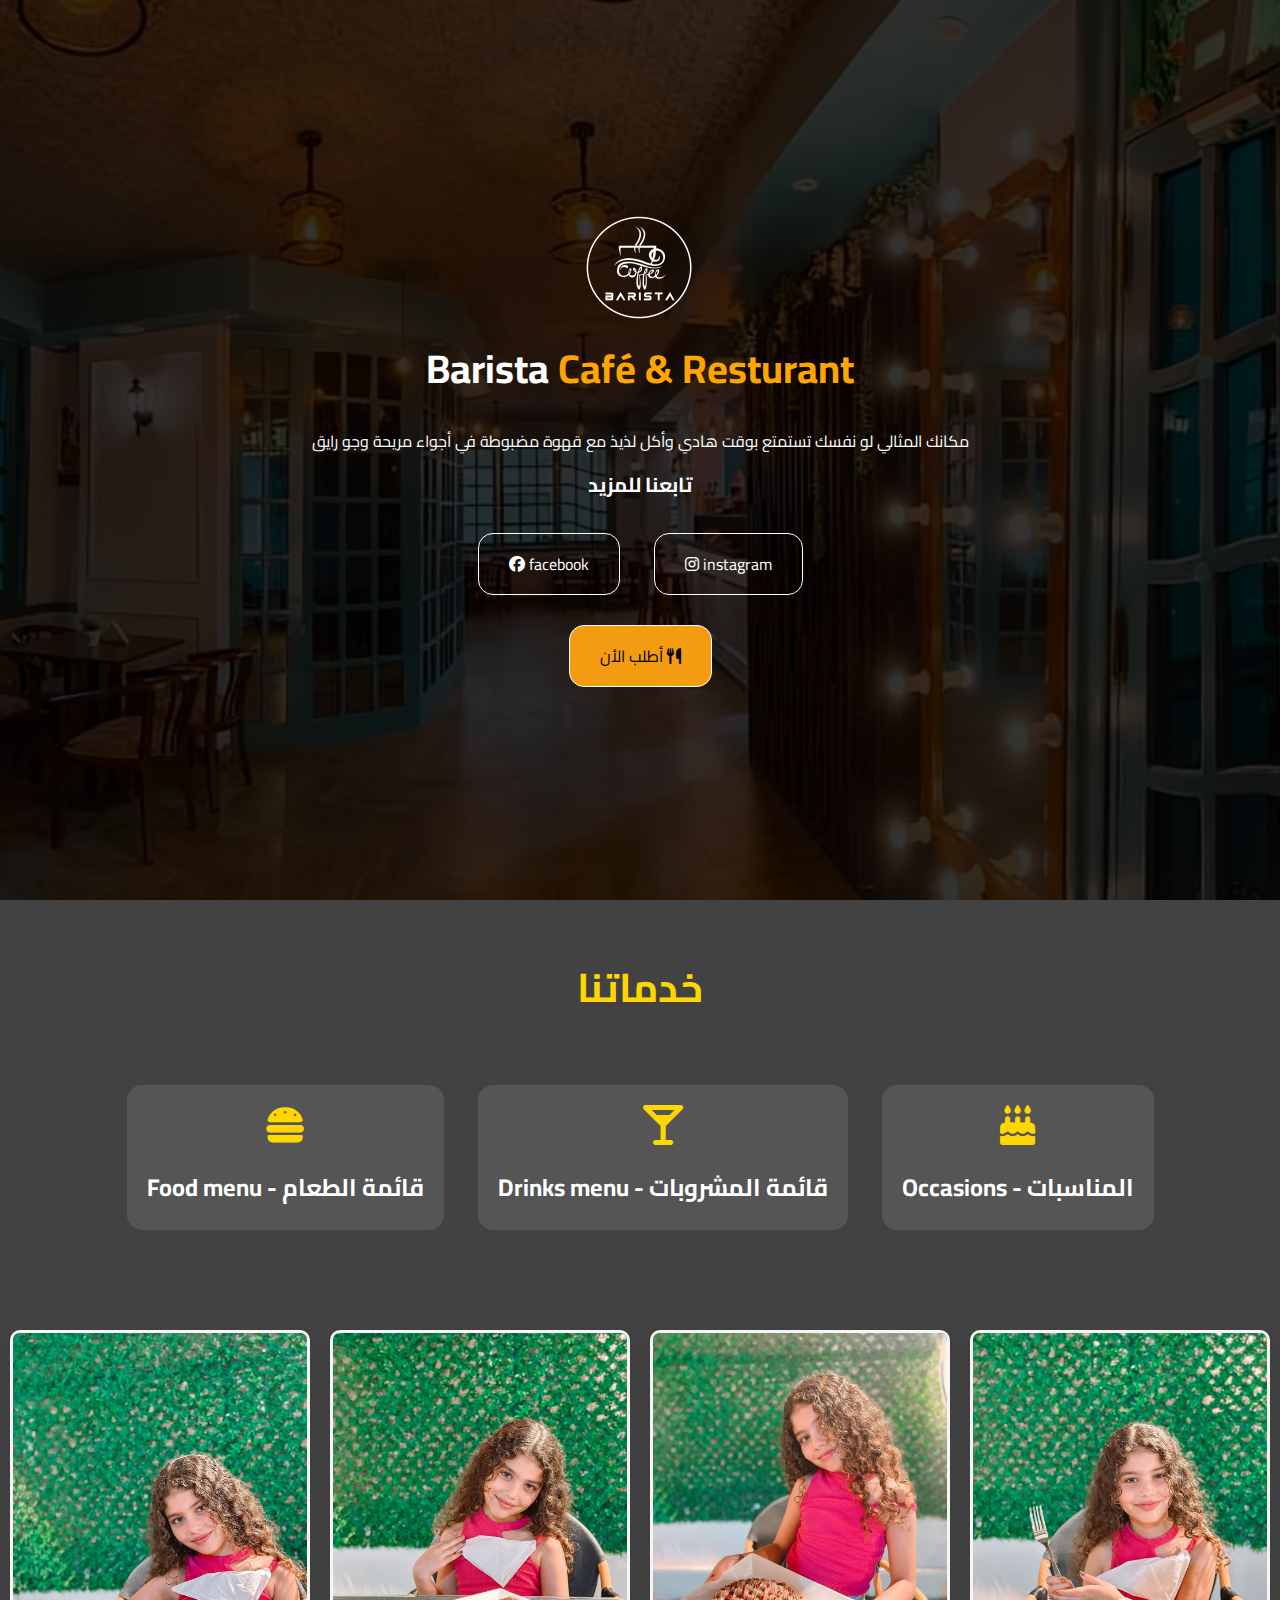
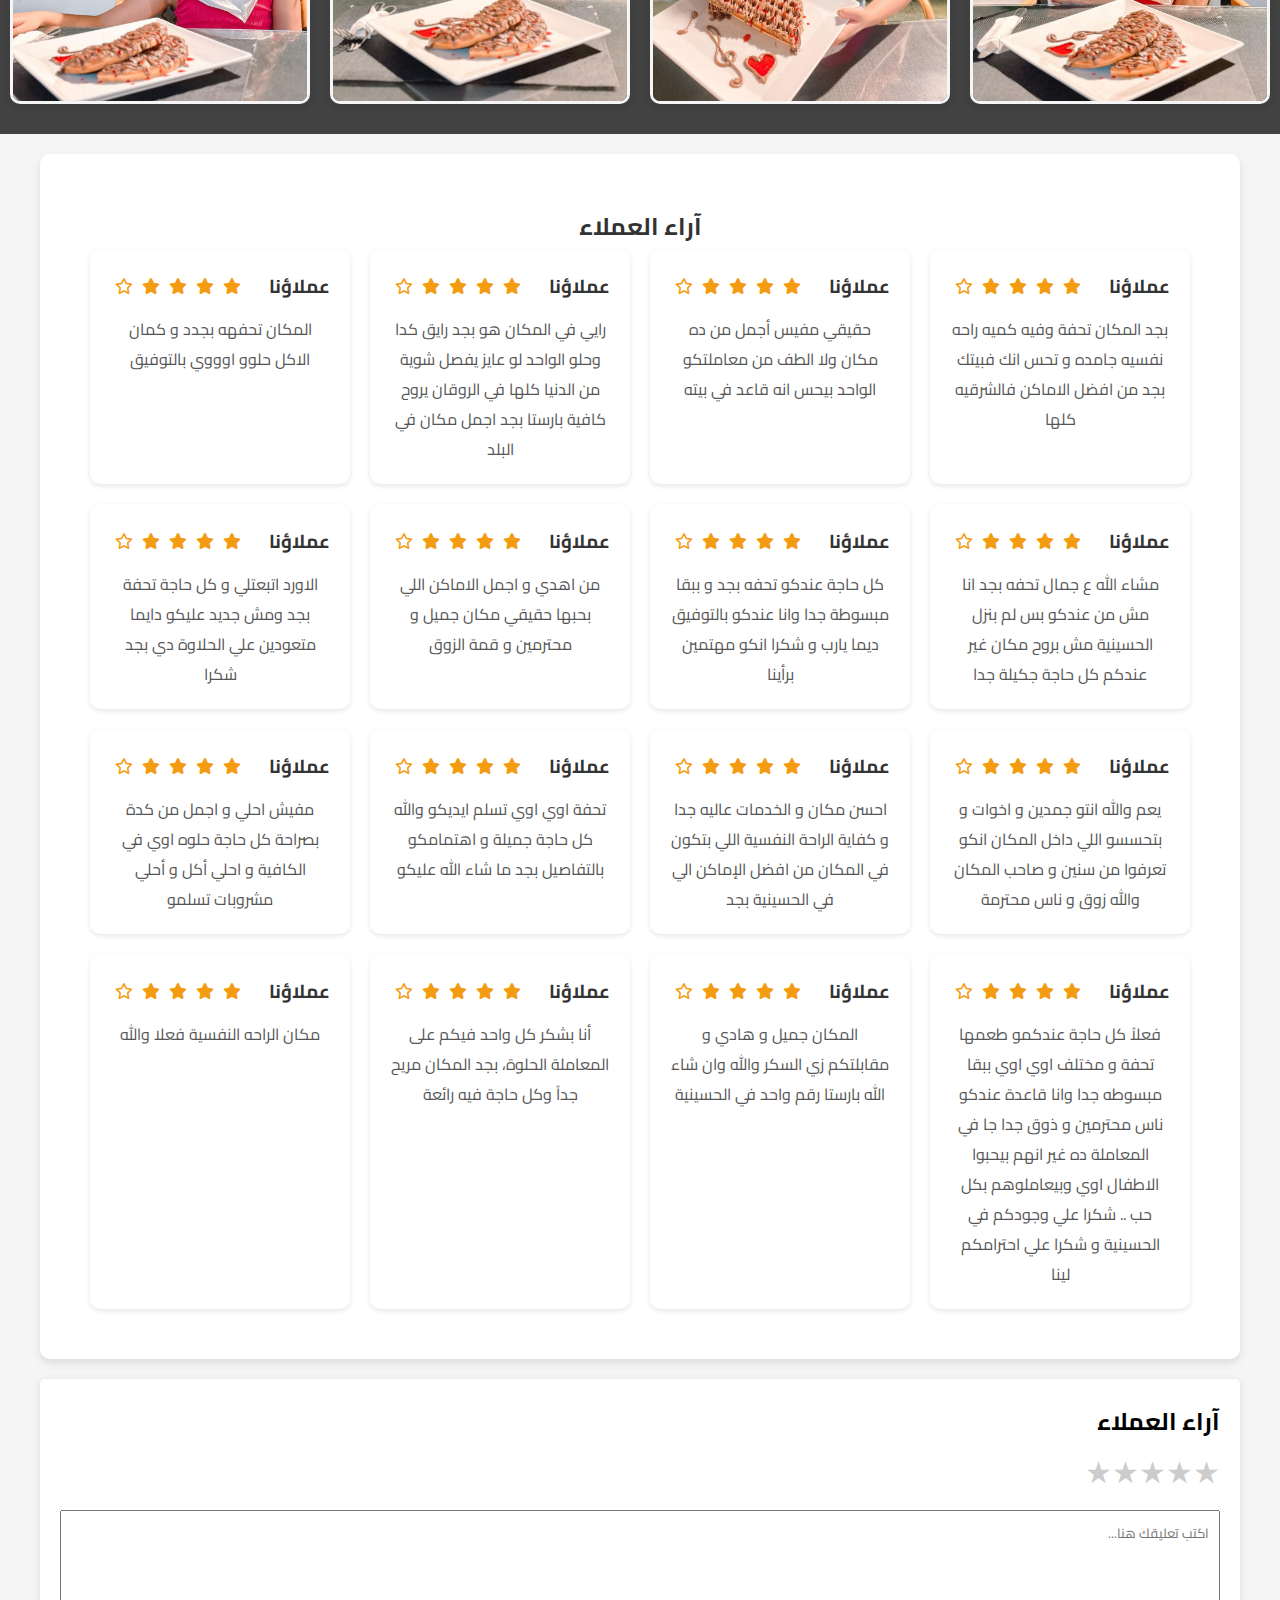
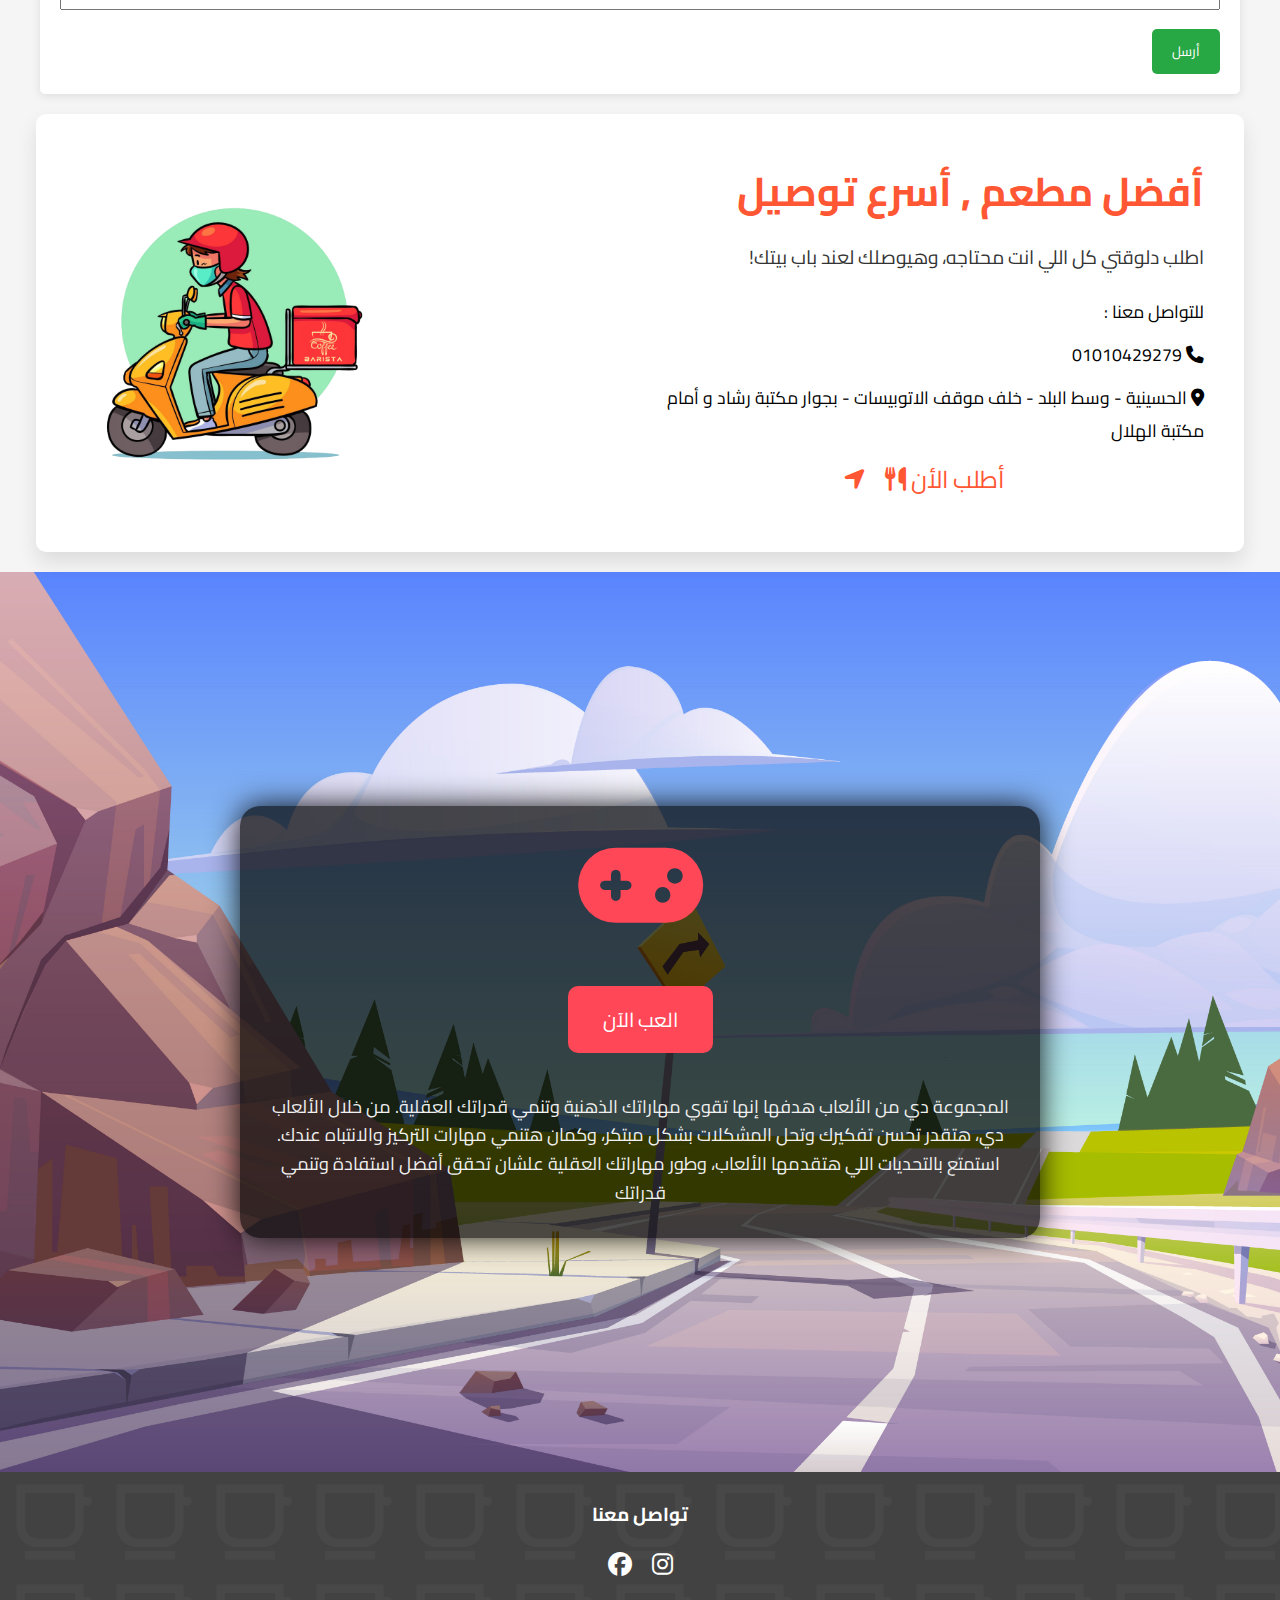
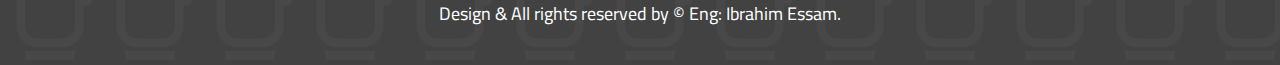
<file: index.html>
<!DOCTYPE html>
<html lang="ar">
<head>
    <meta charset="UTF-8">
    <meta name="viewport" content="width=device-width, initial-scale=1.0">
    <title>Barista</title>
    <!-- link style -->
    <link rel="stylesheet" href="style.css">
    <link rel="stylesheet" href="https://cdnjs.cloudflare.com/ajax/libs/font-awesome/6.6.0/css/all.min.css">
    <script src="script.js"></script>
    
    <script src="https://cdn.emailjs.com/dist/email.min.js"></script>
<script>
    (function(){
        emailjs.init('eomGvCvnPlJ4ptvoh'); 
    })();
</script>
</head>
<body>
    <!-- header start-->
<header>
    <div class="content">
        <img src="img/logo_b.png" alt="logo Barista" class="imglogo">
        <h1>Barista <span class="primary-text">Café & Resturant</span></h1>
        <p>مكانك المثالي لو نفسك تستمتع بوقت هادي وأكل لذيذ مع قهوة مضبوطة في أجواء مريحة وجو رايق</p>
        <h3>تابعنا للمزيد </h3>
        <div class="social-links">
            <a href="https://www.facebook.com/profile.php?id=100080974494325&mibextid=ZbWKwL" class="btn btn-primary"><i class="fa-brands fa-facebook"></i> facebook</a>
            <a href="https://www.facebook.com/profile.php?id=100080974494325&mibextid=ZbWKwL" class="btn btn-primary"><i class="fa-brands fa-instagram"></i> instagram</a>
        </div>
        <a href="menu.html" class="order" target="_self"> أطلب الأن <i class="fa-solid fa-utensils" ></i></a>
    </div>
</header>
<!-- header end-->
    <main>
<!-- ================ -->
<!-- start service -->
<section class="contant_services">
    <div class="cont_our">
        <h2>خدماتنا</h2>
        <div class="service-item">
            <i class="fa-solid fa-burger"></i>
            <a href="games_one.html"><h3>Food menu - قائمة الطعام</h3></a>
        </div>
        <div class="service-item">
            <i class="fa-solid fa-martini-glass"></i>
            <a href="Drinks_menu.htm"><h3>Drinks menu - قائمة المشروبات</h3></a>
        </div>
        <div class="service-item">
            <i class="fa-solid fa-cake-candles"></i>
            <a href="event.html"><h3>Occasions - المناسبات</h3></a>
        </div>
    </div>
</section>
<!-- service end -->
<!-- ================================ -->
<!-- start Animated images -->
<section class="move_img">
    <div class="moving_img">
        <div class="images">
            <img src="img/maide1.jpg" alt="Image 1">
            <img src="img/maide2.jpg" alt="Image 2">
            <img src="img/maide3.jpg" alt="Image 3">
            <img src="img/maide4.jpg" alt="Image 4">
            <img src="img/maide5.jpg" alt="Image 5">
            <img src="img/maide6.jpg" alt="Image 6">
            <img src="img/maide7.jpg" alt="Image 7">
            <img src="img/maide8.jpg" alt="Image 8">
            <img src="img/maide9.jpg" alt="Image 9">
            <img src="img/maide10.jpg" alt="Image 10">
            <img src="img/maide11.jpg" alt="Image 11">
            <img src="img/maide12.jpg" alt="Image 12">
            <img src="img/maide13.jpg" alt="Image 13">
            <img src="img/maide14.jpg" alt="Image 14">
            <img src="img/maide23.jpg" alt="Image 23">
            <img src="img/maide24.jpg" alt="Image 24">
            <img src="img/maide25.jpg" alt="Image 25">
            <img src="img/maide26.jpg" alt="Image 26">
            <img src="img/maide27.jpg" alt="Image 27">
            <img src="img/maide28.jpg" alt="Image 28">
            <img src="img/maide29.jpg" alt="Image 29">
            <img src="img/maide30.jpg" alt="Image 30">
            <img src="img/maide31.jpg" alt="Image 31">
            <img src="img/maide32.jpg" alt="Image 32">
            <img src="img/maide33.jpg" alt="Image 33">
            <img src="img/maide34.jpg" alt="Image 34">
            <img src="img/maide35.jpg" alt="Image 35">
            <img src="img/maide36.jpg" alt="Image 36">
            <img src="img/maide37.jpg" alt="Image 37">
            <!-- loooop -->
            <img src="img/maide1.jpg" alt="Image 1">
            <img src="img/maide2.jpg" alt="Image 2">
            <img src="img/maide3.jpg" alt="Image 3">
            <img src="img/maide4.jpg" alt="Image 4">
            <img src="img/maide5.jpg" alt="Image 5">
            <img src="img/maide6.jpg" alt="Image 6">
            <img src="img/maide7.jpg" alt="Image 7">
            <img src="img/maide8.jpg" alt="Image 8">
            <img src="img/maide9.jpg" alt="Image 9">
            <img src="img/maide10.jpg" alt="Image 10">
            <img src="img/maide11.jpg" alt="Image 11">
            <img src="img/maide12.jpg" alt="Image 12">
            <img src="img/maide13.jpg" alt="Image 13">
            <img src="img/maide14.jpg" alt="Image 14">
            <img src="img/maide23.jpg" alt="Image 23">
            <img src="img/maide24.jpg" alt="Image 24">
            <img src="img/maide25.jpg" alt="Image 25">
            <img src="img/maide26.jpg" alt="Image 26">
            <img src="img/maide27.jpg" alt="Image 27">
            <img src="img/maide28.jpg" alt="Image 28">
            <img src="img/maide29.jpg" alt="Image 29">
            <img src="img/maide30.jpg" alt="Image 30">
            <img src="img/maide31.jpg" alt="Image 31">
            <img src="img/maide32.jpg" alt="Image 32">
            <img src="img/maide33.jpg" alt="Image 33">
            <img src="img/maide34.jpg" alt="Image 34">
            <img src="img/maide35.jpg" alt="Image 35">
            <img src="img/maide36.jpg" alt="Image 36">
            <img src="img/maide37.jpg" alt="Image 37">
        </div>
    </div>
</section>
    <!-- end Animated images -->
    <!-- ================================================ -->
    <!-- start section , Opinion of some customers -->
    <section class="reviews-section">
    <h2>آراء العملاء</h2>
    <div class="reviews-container">
        <div class="review">
        <div class="review-header">
        <h3>عملاؤنا </h3>
        <div class="stars">
            <i class="fas fa-star"></i>
            <i class="fas fa-star"></i>
            <i class="fas fa-star"></i>
            <i class="fas fa-star"></i>
            <i class="far fa-star"></i>
        </div>
        </div>
        <p> بجد المكان تحفة وفيه كميه راحه نفسيه جامده و تحس انك فبيتك بجد من افضل الاماكن فالشرقيه كلها  </p>
        </div>
        <div class="review">
        <div class="review-header">
            <h3>عملاؤنا</h3>
            <div class="stars">
            <i class="fas fa-star"></i>
            <i class="fas fa-star"></i>
            <i class="fas fa-star"></i>
            <i class="fas fa-star"></i>
            <i class="far fa-star"></i>
        </div>
        </div>
        <p>حقيقي مفيس أجمل من ده مكان ولا الطف من معاملتكو الواحد بيحس انه قاعد في بيته</p>
        </div>
        <div class="review">
        <div class="review-header">
            <h3>عملاؤنا</h3>
            <div class="stars">
            <i class="fas fa-star"></i>
            <i class="fas fa-star"></i>
            <i class="fas fa-star"></i>
            <i class="fas fa-star"></i>
            <i class="far fa-star"></i>
        </div>
        </div>
        <p>رايي في المكان هو بجد رايق كدا وحلو الواحد لو عايز يفصل شوية من الدنيا كلها في الروقان يروح كافية بارستا بجد اجمل مكان في البلد </p>
        </div>
        <div class="review">
        <div class="review-header">
        <h3>عملاؤنا</h3>
        <div class="stars">
            <i class="fas fa-star"></i>
            <i class="fas fa-star"></i>
            <i class="fas fa-star"></i>
            <i class="fas fa-star"></i>
            <i class="far fa-star"></i>
        </div>
        </div>
        <p> المكان تحفهه بجدد و كمان الاكل حلوو اوووي بالتوفيق </p>
        </div>
        <div class="review">
        <div class="review-header">
        <h3>عملاؤنا</h3>
        <div class="stars">
            <i class="fas fa-star"></i>
            <i class="fas fa-star"></i>
            <i class="fas fa-star"></i>
            <i class="fas fa-star"></i>
            <i class="far fa-star"></i>
        </div>
        </div>
        <p> مشاء الله ع جمال تحفه بجد انا مش من عندكو بس لم بنزل الحسينية مش بروح مكان غير عندكم كل حاجة جكيلة جدا </p>
        </div>
        <div class="review">
        <div class="review-header">
        <h3>عملاؤنا</h3>
        <div class="stars">
            <i class="fas fa-star"></i>
            <i class="fas fa-star"></i>
            <i class="fas fa-star"></i>
            <i class="fas fa-star"></i>
            <i class="far fa-star"></i>
        </div>
        </div>
        <p>كل حاجة عندكو تحفه بجد و ببقا مبسوطة جدا وانا عندكو بالتوفيق ديما يارب و شكرا انكو مهتمين برأينا</p>
        </div>
        <div class="review">
        <div class="review-header">
        <h3>عملاؤنا</h3>
        <div class="stars">
            <i class="fas fa-star"></i>
            <i class="fas fa-star"></i>
            <i class="fas fa-star"></i>
            <i class="fas fa-star"></i>
            <i class="far fa-star"></i>
        </div>
        </div>
        <p> من اهدي و اجمل الاماكن اللي بحبها حقيقي مكان جميل و محترمين و قمة الزوق </p>
        </div>
        <div class="review">
        <div class="review-header">
        <h3>عملاؤنا</h3>
        <div class="stars">
            <i class="fas fa-star"></i>
            <i class="fas fa-star"></i>
            <i class="fas fa-star"></i>
            <i class="fas fa-star"></i>
            <i class="far fa-star"></i>
        </div>
        </div>
        <p>الاورد اتبعتلي و كل حاجة تحفة بجد ومش جديد عليكو دايما متعودين علي الحلاوة دي بجد شكرا</p>
        </div>
        <div class="review">
        <div class="review-header">
        <h3>عملاؤنا</h3>
        <div class="stars">
            <i class="fas fa-star"></i>
            <i class="fas fa-star"></i>
            <i class="fas fa-star"></i>
            <i class="fas fa-star"></i>
            <i class="far fa-star"></i>
        </div>
        </div>
        <p> يعم والله انتو جمدين و اخوات و بتحسسو اللي داخل المكان انكو تعرفوا من سنين و صاحب المكان والله زوق و ناس محترمة </p>
        </div>
        <div class="review">
        <div class="review-header">
        <h3>عملاؤنا</h3>
        <div class="stars">
            <i class="fas fa-star"></i>
            <i class="fas fa-star"></i>
            <i class="fas fa-star"></i>
            <i class="fas fa-star"></i>
            <i class="far fa-star"></i>
        </div>
        </div>
        <p>احسن مكان و الخدمات عاليه جدا و كفاية الراحة النفسية اللي بتكون في المكان من افضل الإماكن الي في الحسينية بجد</p>
        </div>
        <div class="review">
        <div class="review-header">
        <h3>عملاؤنا</h3>
        <div class="stars">
            <i class="fas fa-star"></i>
            <i class="fas fa-star"></i>
            <i class="fas fa-star"></i>
            <i class="fas fa-star"></i>
            <i class="far fa-star"></i>
        </div>
        </div>
        <p>تحفة اوي اوي تسلم ايديكو والله كل حاجة جميلة و اهتمامكو بالتفاصيل بجد ما شاء الله عليكو</p>
        </div>
        <div class="review">
        <div class="review-header">
        <h3>عملاؤنا</h3>
        <div class="stars">
            <i class="fas fa-star"></i>
            <i class="fas fa-star"></i>
            <i class="fas fa-star"></i>
            <i class="fas fa-star"></i>
            <i class="far fa-star"></i>
        </div>
        </div>
        <p>مفيش احلي و اجمل من كدة بصراحة كل حاجة حلوه اوي في الكافية و احلي أكل و أحلي مشروبات تسلمو</p>
        </div>
        <div class="review">
        <div class="review-header">
        <h3>عملاؤنا</h3>
        <div class="stars">
            <i class="fas fa-star"></i>
            <i class="fas fa-star"></i>
            <i class="fas fa-star"></i>
            <i class="fas fa-star"></i>
            <i class="far fa-star"></i>
        </div>
        </div>
        <p> فعلاً كل حاجة عندكمو طعمها تحفة و مختلف اوي اوي ببقا مبسوطه جدا وانا قاعدة عندكو ناس محترمين و ذوق جدا جا في المعاملة ده غير انهم بيحبوا الاطفال اوي وبيعاملوهم بكل حب .. شكرا علي وجودكم في الحسينية و شكرا علي احترامكم لينا  </p>
        </div>
        <div class="review">
            <div class="review-header">
            <h3>عملاؤنا</h3>
            <div class="stars">
                <i class="fas fa-star"></i>
                <i class="fas fa-star"></i>
                <i class="fas fa-star"></i>
                <i class="fas fa-star"></i>
                <i class="far fa-star"></i>
            </div>
            </div>
            <p>المكان جميل و هادي و مقابلتكم زي السكر والله وان شاء الله بارستا رقم واحد في الحسينية </p>
            </div>
            <div class="review">
                <div class="review-header">
                <h3>عملاؤنا</h3>
                <div class="stars">
                    <i class="fas fa-star"></i>
                    <i class="fas fa-star"></i>
                    <i class="fas fa-star"></i>
                    <i class="fas fa-star"></i>
                    <i class="far fa-star"></i>
                </div>
                </div>
                <p>أنا بشكر كل واحد فيكم على المعاملة الحلوة، بجد المكان مريح جداً وكل حاجة فيه رائعة</p>
                </div>
                <div class="review" id="review">
                    <div class="review-header">
                    <h3>عملاؤنا</h3>
                    <div class="stars">
                        <i class="fas fa-star"></i>
                        <i class="fas fa-star"></i>
                        <i class="fas fa-star"></i>
                        <i class="fas fa-star"></i>
                        <i class="far fa-star"></i>
                    </div>
                    </div>
                    <p>مكان الراحه النفسية فعلا والله</p>
                    </div>
    </div>
    </section>
<!-- end everyone's opinion  -->
<!-- =================================== -->
<!-- start is section customer reviews -->
<div class="customer-reviews">
    <h2>آراء العملاء</h2>
    <div class="review">
        <div class="rating">
            <span class="star" data-value="1">&#9733;</span>
            <span class="star" data-value="2">&#9733;</span>
            <span class="star" data-value="3">&#9733;</span>
            <span class="star" data-value="4">&#9733;</span>
            <span class="star" data-value="5">&#9733;</span>
        </div>
        <textarea placeholder="اكتب تعليقك هنا..." class="comment"></textarea>
        <button class="submit-btn">أرسل</button>
    </div>
</div>
    <!-- end is customer reviews -->
    <!-- ========================== -->
    <!-- the section is Selivery -->
    <section class="delivery-section">
        <div class="container">
            <div class="delivery-content">
                <div class="delivery-image">
                    <img src="img/delivery.png" alt="خدمة توصيل دليفري">
                </div>
                <div class="delivery-info">
                    <h1 class="title">أفضل مطعم , أسرع توصيل</h1>
                    <p class="description">اطلب دلوقتي كل اللي انت محتاجه، وهيوصلك لعند باب بيتك!</p>
                    <div class="contact">
                        <p>للتواصل معنا :</p>
                        <p><i class="fa fa-phone"></i> 01010429279</p>
                        <p><i class="fa-solid fa-location-dot"></i> الحسينية - وسط البلد - خلف موقف الاتوبيسات - بجوار مكتبة رشاد و أمام مكتبة الهلال</p>
                    </div>
                    <div class="social-icons">
                        <a href="menu.html" class="order" target="_self"> أطلب الأن <i class="fa-solid fa-utensils" ></i></a>
                        <a href="#"><i class="fa-solid fa-location-arrow"></i></a>
                    </div>
                </div>
            </div>
        </div>
    </section>
    <!-- End of The Delivery -->
    <!-- ================================ -->
    <!-- game start -->
    <div class="game-section">
        <div class="game-content">
            <i class="fas fa-gamepad game-icon"></i>
            <a href="game-page.html" class="play-button">العب الآن</a>
            <p class="game-description">
                المجموعة دي من الألعاب هدفها إنها تقوي مهاراتك الذهنية وتنمي قدراتك العقلية. من خلال الألعاب دي، هتقدر تحسن تفكيرك وتحل المشكلات بشكل مبتكر، وكمان هتنمي مهارات التركيز والانتباه عندك. استمتع بالتحديات اللي هتقدمها الألعاب، وطور مهاراتك العقلية علشان تحقق أفضل استفادة وتنمي قدراتك
            </p>
        </div>
    </div>
    <!-- End of game code -->
    <!-- =================== -->
    <!-- === Footer Part === -->
        <footer id="Contact">
            <div class="footer-content">
                <h3>تواصل معنا</h3>
                <div class="social-icons">
                    <a href="https://www.facebook.com/profile.php?id=100080974494325&mibextid=ZbWKwL" target="_blank"><i class="fa-brands fa-facebook"></i></a>
                    <a href="https://www.instagram.com/baristacafe12?igsh=MWNyMnFwZTBveTdjdw==" target="_blank"><i class="fa-brands fa-instagram"></i></a>
                </div>
                <p>Design & All rights reserved by © <a href="https://www.facebook.com/profile.php?id=100008952347322&mibextid=ZbWKwL">Eng: Ibrahim Essam</a>.</p>
            </div>
        </footer>
    <!-- === end footer === -->
    </main>
</body>
</html>
</file>
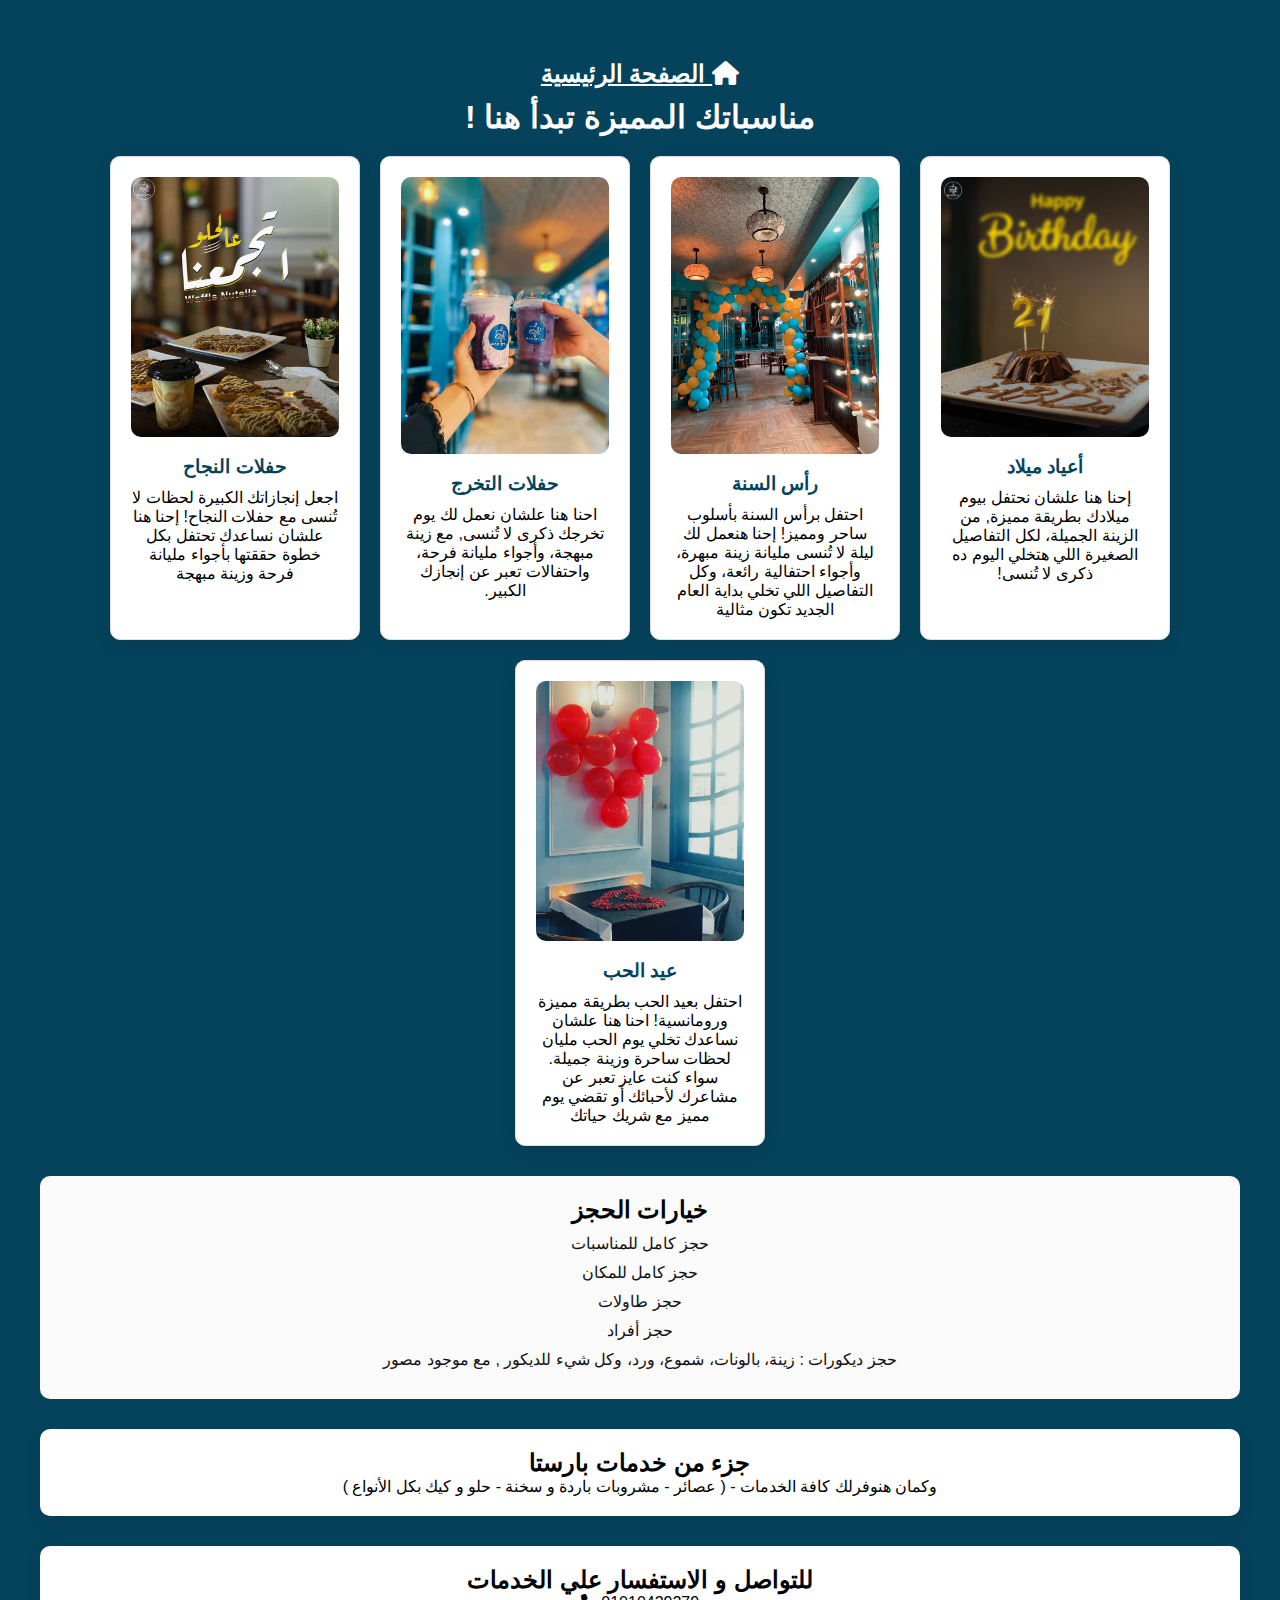
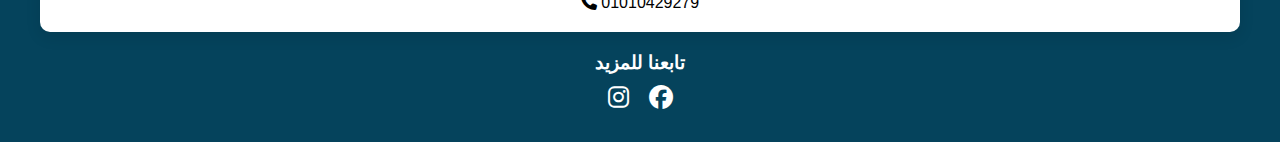
<file: event.html>
<!DOCTYPE html>
<html lang="en">
<head>
    <meta charset="UTF-8">
    <meta name="viewport" content="width=device-width, initial-scale=1.0">
    <title>Document</title>
    <link rel="stylesheet" href="https://cdnjs.cloudflare.com/ajax/libs/font-awesome/6.6.0/css/all.min.css">
    <style>
    /* start events department */
    body {
    font-family: "Cairo", sans-serif;
}
/* Basic Reset */
* {
    margin: 0;
    padding: 0;
    box-sizing: border-box;
    scroll-behavior: smooth;
}
.event{
    
    margin: 0;
    padding-top: 50px;
    background-color: #05435C;
    text-align: center;
    direction: rtl;
}
.event .header.test {
background-color: #f9f9f9; 
padding: 20px; 
border-radius: 10px; 
box-shadow: 0 4px 8px rgba(0, 0, 0, 0.1); 
text-align: center; 
margin-bottom: 20px; 
}
h1{
color: #ffffff;
}
.event .header.test h1 {
font-size: 2.5rem; 
margin-top: 10px;
font-weight: bold; 
text-shadow: 2px 2px 4px rgba(0, 0, 0, 0.1); 
}
@media (max-width: 768px) {

.event .header.test h1 {
font-size: 2rem; 
}
}
.event .section-content {
margin: 20px auto;
max-width: 1200px;

}
.event .event-list {
display: flex;
flex-wrap: wrap;
justify-content: center;
gap: 20px;
animation: fadeInUp 2s ease-in-out;
}
.event .event-item {
background-color: #fff;
border: 1px solid #ddd;
border-radius: 10px;
padding: 20px;
width: 250px;
box-shadow: 0 5px 15px rgba(0, 0, 0, 0.1);
transition: transform 0.3s ease;
}
.event .event-item:hover {
transform: scale(1.05);
}
.event .event-item h3 {
color: #05435C;
margin-bottom: 10px;
}
.event .event-item img {
width: 100%;
border-radius: 10px;
margin-bottom: 15px;
}
.event .booking-options {
margin-top: 30px;
padding: 20px;
background-color: #fafafa;
border-radius: 10px;
animation: fadeIn 2s ease-in-out;
}
.event .booking-options ul {
list-style-type: none;
padding: 0;
}
.event .booking-options li {
margin: 10px 0;
color: #121212;
}
.event .barista-services {
margin-top: 30px;
padding: 20px;
background-color: #fff;
border-radius: 10px;
box-shadow: 0 5px 15px rgba(0, 0, 0, 0.1);
animation: fadeIn 2.5s ease-in-out;
}
@keyframes fadeInUp {
from { opacity: 0; transform: translateY(50px); }
to { opacity: 1; transform: translateY(0); }
}
@media (max-width: 768px) {
.event .event-list {
flex-direction: column;
}
}
.event, .section-content, .header.test {
display: flex;
flex-direction: column;
align-items: center;
}
/* Media Queries */
/* Responsive desing */
@media (max-width: 576px) {
.event .header.test h1 {
    font-size: 1.8rem; 
}
.event .event-item {
    width: 90%; 
    margin: 0 auto;
}
.event .event-list {
    flex-direction: column; 
}
.section-content, .booking-options, .barista-services {
    width: 95%; 
}
}
@media (min-width: 577px) and (max-width: 992px) {
.event .header.test h1 {
    font-size: 2.2rem; 
}
.event .event-list {
    flex-direction: row; 
    justify-content: space-around;
}
.event .event-item {
    width: 45%; 
}
.section-content, .booking-options, .barista-services {
    width: 90%;
}
}
@media (min-width: 993px) {
.event .header.test h1 {
    font-size: 2.5rem;
}
.event.event-item {
    width: 250px; 
}
.section-content, .booking-options, .barista-services {
    max-width: 1200px;
    width: 100%;
}
}
.social{
color: #ffffff;
margin-top: 20px;
}
.social-icons {
    display: flex;
    justify-content: center;
    margin: 10px 0;
    flex-wrap: wrap;
}
.social-icons a {
    margin: 0 10px;
    color: #ffffff;
    font-size: 24px;
    transition: transform 0.3s;
}
    .social-icons a:hover {
    transform: scale(1.2);
}
/* end events */
    </style>
</head>
<body>
    <!-- start is the event -->
<section class="event" id="Events">
    <div class="header.test"> 
        <h1 class="social-icons"><a href="index.html" ><i class="fa-solid fa-house"></i> الصفحة الرئيسية </a></h1>
        <h1>مناسباتك المميزة تبدأ هنا !</h1>
        </div>
        <div class="section-content">
        <div class="event-list">
        <div class="event-item">
            <img src="img/event1.jpg" alt="عيد ميلاد">
            <h3> أعياد ميلاد</h3>
            <p>إحنا هنا علشان نحتفل بيوم ميلادك بطريقة مميزة, من الزينة الجميلة، لكل التفاصيل الصغيرة اللي هتخلي اليوم ده ذكرى لا تُنسى!</p>
        </div>
        <div class="event-item">
            <img src="img/event2.jpg" alt="رأس السنة">
            <h3> رأس السنة</h3>
            <p>احتفل برأس السنة بأسلوب ساحر ومميز! إحنا هنعمل لك ليلة لا تُنسى مليانة زينة مبهرة، وأجواء احتفالية رائعة، وكل التفاصيل اللي تخلي بداية العام الجديد تكون مثالية</p>
        </div>
        <div class="event-item">
            <img src="img/event3.jpg" alt="حفلة تخرج">
            <h3> حفلات التخرج</h3>
            <p>احنا هنا علشان نعمل لك يوم تخرجك ذكرى لا تُنسى, مع زينة مبهجة، وأجواء مليانة فرحة، واحتفالات تعبر عن إنجازك الكبير.</p>
        </div>
        <div class="event-item">
            <img src="img/event4.jpg" alt="حفلة نجاح">
            <h3> حفلات النجاح</h3>
            <p>اجعل إنجازاتك الكبيرة لحظات لا تُنسى مع حفلات النجاح! إحنا هنا علشان نساعدك تحتفل بكل خطوة حققتها بأجواء مليانة فرحة وزينة مبهجة</p>
        </div>
        <div class="event-item">
            <img src="img/event5.jpg" alt="حفلة نجاح">
            <h3>عيد الحب</h3>
            <p>احتفل بعيد الحب بطريقة مميزة ورومانسية! احنا هنا علشان نساعدك تخلي يوم الحب مليان لحظات ساحرة وزينة جميلة. سواء كنت عايز تعبر عن مشاعرك لأحبائك أو تقضي يوم مميز مع شريك حياتك</p>
        </div>
        </div>
        <div class="booking-options">
        <h2>خيارات الحجز</h2>
        <ul>
            <li>حجز كامل للمناسبات </li>
            <li>حجز كامل للمكان </li>
            <li>حجز طاولات </li>
            <li>حجز أفراد </li>
            <li>حجز ديكورات : زينة، بالونات، شموع، ورد، وكل شيء للديكور , مع موجود مصور</li>
        </ul>
        </div>
        <div class="barista-services">
        <h2>جزء من خدمات بارستا</h2>
        <p>وكمان هنوفرلك كافة الخدمات - ( عصائر - مشروبات باردة و سخنة - حلو و كيك بكل الأنواع )</p>
        </div>
        <div class="barista-services">
            <h2>للتواصل و الاستفسار علي الخدمات </h2>
            <p> 01010429279 <i class="fa fa-phone"></i></p>
        </div>
        <div class="social">
            <h3>تابعنا للمزيد</h3>
                <div class="social-icons">
                    <a href="https://www.facebook.com/profile.php?id=100080974494325&mibextid=ZbWKwL" target="_blank"><i class="fa-brands fa-facebook"></i></a>
                    <a href="https://www.instagram.com/baristacafe12?igsh=MWNyMnFwZTBveTdjdw==" target="_blank"><i class="fa-brands fa-instagram"></i></a>
                </div>
            </div>
    </div>
        </section>
        <!-- end section < events -->
</body>
</html>
</file>
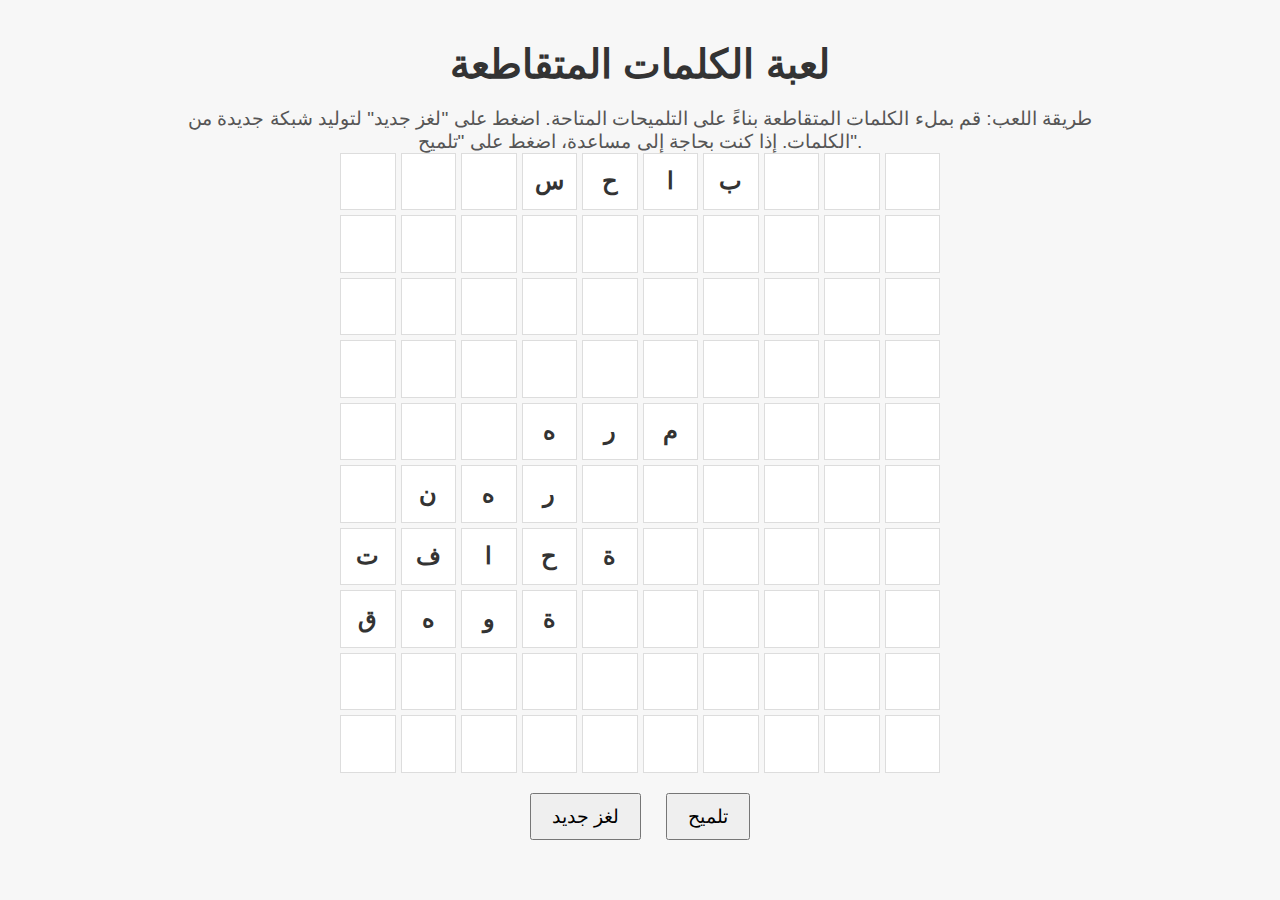
<file: games_one.html>
<!DOCTYPE html>
<html lang="ar">
<head>
    <meta charset="UTF-8">
    <meta name="viewport" content="width=device-width, initial-scale=1.0">
    <title>لعبة الكلمات المتقاطعة</title>
    <link rel="stylesheet" href="style.css">
</head>
<body>
    <div class="container">
        <h1>لعبة الكلمات المتقاطعة</h1>
        <div id="instructions">
            <p>طريقة اللعب: قم بملء الكلمات المتقاطعة بناءً على التلميحات المتاحة. اضغط على "لغز جديد" لتوليد شبكة جديدة من الكلمات. إذا كنت بحاجة إلى مساعدة، اضغط على "تلميح".</p>
        </div>
        <div id="puzzleContainer"></div>
        <div class="controls">
            <button id="newPuzzle">لغز جديد</button>
            <button id="hint">تلميح</button>
        </div>
        <div id="hintBox"></div>
    </div>
    
    <style>
    * {
    box-sizing: border-box;
    margin: 0;
    padding: 0;
}

body {
    font-family: Arial, sans-serif;
    background-color: #f7f7f7;
    display: flex;
    justify-content: center;
    align-items: center;
    height: 100vh;
    margin: 0;
}

.container {
    text-align: center;
    max-width: 90%;
    width: 100%;
}

h1 {
    margin-bottom: 20px;
    font-size: 2.5em;
    color: #333;
}

#instructions {
    margin-bottom: 20px;
    font-size: 1.2em;
    color: #555;
    width: 80%;
    margin: 0 auto;
}

#puzzleContainer {
    display: grid;
    grid-template-columns: repeat(10, 1fr); /* ملء المساحة المتاحة */
    grid-gap: 5px;
    margin: 0 auto;
    width: 100%;
    max-width: 600px; /* لتكون الشبكة بحجم مناسب */
}

.cell {
    width: 100%; /* حتى تملأ المربع بالكامل */
    padding-top: 100%; /* يجعل الخلية مربعة الشكل */
    position: relative;
    background-color: #fff;
    border: 1px solid #ddd;
    font-size: 1.5em;
    font-weight: bold;
    color: #333;
}

.cell span {
    position: absolute;
    top: 50%;
    left: 50%;
    transform: translate(-50%, -50%);
}

.controls {
    margin: 20px 0;
}

button {
    padding: 10px 20px;
    margin: 0 10px;
    font-size: 1.2em;
    cursor: pointer;
}

#hintBox {
    margin-top: 10px;
    color: #555;
    font-size: 1.2em;
}

    </style>
    
    <script>
    // كلمات وتلميحات باللغة العربية
const words = [
  { word: "تفاحة", hint: "فاكهة تحافظ على صحتك." },
  { word: "قهوة", hint: "مشروب صباحي مشهور." },
  { word: "هرم", hint: "معلم أثري في مصر." },
  { word: "نهر", hint: "مجرى مائي طبيعي." },
  { word: "سحاب", hint: "كتلة من بخار الماء في السماء." }
];

// توليد شبكة الألغاز
function generatePuzzle(words) {
    let grid = Array(10).fill(null).map(() => Array(10).fill(''));

    words.forEach((wordObj) => {
        let { word } = wordObj;
        let row, col, fits;
        
        // التحقق من أن الكلمة يمكن وضعها في الشبكة بشكل عشوائي
        do {
            row = Math.floor(Math.random() * grid.length);
            col = Math.floor(Math.random() * (grid[0].length - word.length));
            fits = true;
            
            // التحقق من المساحة المتاحة
            for (let i = 0; i < word.length; i++) {
                if (grid[row][col + i] !== '') {
                    fits = false;
                    break;
                }
            }
        } while (!fits);

        // وضع الكلمة في الشبكة
        for (let i = 0; i < word.length; i++) {
            grid[row][col + i] = word[i];
        }
    });

    return grid;
}

// عرض الشبكة في الصفحة
function displayPuzzle(grid) {
    const container = document.getElementById('puzzleContainer');
    container.innerHTML = '';

    grid.forEach(row => {
        row.forEach(cell => {
            const cellDiv = document.createElement('div');
            cellDiv.className = 'cell';
            const span = document.createElement('span');
            span.textContent = cell || '';
            cellDiv.appendChild(span);
            container.appendChild(cellDiv);
        });
    });
}

// عرض التلميح
function showHint(wordObj) {
    const hintBox = document.getElementById('hintBox');
    hintBox.textContent = `التلميح: ${wordObj.hint}`;
}

// إنشاء لغز جديد
document.getElementById('newPuzzle').addEventListener('click', () => {
    const grid = generatePuzzle(words);
    displayPuzzle(grid);
});

// عرض التلميح عند الضغط
document.getElementById('hint').addEventListener('click', () => {
    const randomWord = words[Math.floor(Math.random() * words.length)];
    showHint(randomWord);
});

// تشغيل اللعبة لأول مرة
window.onload = () => {
    const grid = generatePuzzle(words);
    displayPuzzle(grid);
};
    </script>
</body>
</html>
</file>
<file: style.css>
@import url('https://fonts.googleapis.com/css2?family=Cairo:wght@200..1000&display=swap');
::-webkit-scrollbar {
    width: 12px;
}
::-webkit-scrollbar-track {
    background: #F5F5F5;
}
::-webkit-scrollbar-thumb {
    background: #48CFCB;
    border-radius: 10px;
    padding: 10%;
}

body {
    font-family: "Cairo", sans-serif;
    background-color: #F5F5F5;
}
/* Basic Reset */
* {
    margin: 0;
    padding: 0;
    box-sizing: border-box;
    scroll-behavior: smooth;
}
/* General Utility Classes */
ul {
    list-style: none;
}

a {
    text-decoration: none;
}
.primary-text {
    color: #ffa500;
}
/* Header General */
/*     <!-- header start--> */
header {
    height: 100vh;
    background: url('img/poto.png') center top/cover no-repeat;
    position: relative;
    overflow: hidden;
    overflow: hidden;
    animation: moveUpDown 8s ease-in-out infinite;
}
/* Overlay for clearer content */
header::before {
    content: "";
    position: absolute;
    top: 0;
    left: 0;
    height: 100%;
    width: 100%;
    background: rgba(0, 0, 0, 0.8); 
    z-index: 1; 
}
/* Centered Content on Top */
header .content {
    display: flex;
    flex-direction: column;
    justify-content: center; 
    align-items: center;
    height: 100%;
    text-align: center;
    padding-top: 5px; 
    z-index: 2; 
    position: relative;
}
header .content h1 {
    font-size: 40px;
    color: #fff; 
}
header .content h3 {
    font-size: 20px;
    color: #fff; 
    margin-bottom: 15px;
}
header .content p {
    margin: 20px 0 10px;
    color: #fff;
    font-size: 16px;
}
header .imglogo {
    max-width: 10%;
    width: 10%;
    height: auto;
}
header .order{
    color: #000;
    background-color: #f39c12;
    border: 1px solid #fff;
    display: inline-block;
    padding: 15px 30px;
    border-radius: 15px;
    text-align: center;
    font-size: 16px;
    cursor: pointer;
    z-index: 2;
    margin: 15px;
}
/* Button Styling */
.btn {
    display: inline-block;
    padding: 15px 30px;
    border: none;
    border-radius: 15px;
    text-align: center;
    font-size: 16px;
    cursor: pointer;
    transition: transform 0.3s ease, background 0.3s ease, color 0.3s ease; 
    z-index: 2;
    margin: 15px;
}
.btn-primary {
    color: #fff;
    border: 1px solid #fff;
    background: transparent; 
}
.btn-primary:hover {
    background: #ffa500;
    color: #000; 
    transform: scale(1.1); 
}
/* Animations */
@keyframes moveUpDown {
    0% {
        background-position: center top;
    }
    50% {
        background-position: center bottom;
    }
    100% {
        background-position: center top;
    }
}
@keyframes fadeInContent {
    from {
        opacity: 0;
        transform: translateY(-20px);
    }
    to {
        opacity: 1;
        transform: translateY(0);
    }
}
/* Media Queries for responsiveness */
@media (max-width: 768px) {
    header {
        background: url('img/show_img3.jpg') center top/cover no-repeat;
    }
    header .content {
        height: 70%;
        padding-top: 30px; 
    }
    header .content h1 {
        font-size: 30px;
        padding-top: 130px;
    }
    header .content p {
        margin: 30px 0 40px;
        font-size: 13px;
        padding: 0 20px;
    }
    .btn {
        font-size: 12px;
        border-radius: 15px;
        padding: 10px 20px;
    }
}
@media (max-width: 480px) {
    header .content h1 {
        font-size: 24px;
    }

    header .content p {
        font-size: 12px;
    }
}
/* <!-- header end--> */
/* ===================================== */

/* =================================== */
/* <!-- an affer img stert--> */
.contant_services {
    background-color: #424242;
    color: #fff;
    padding: 50px 0;
    display: flex;
    justify-content: center;
    align-items: center;
    text-align: center;
}

.cont_our h2 {
    font-size: 2.5em;
    color: #FFD700;
    margin-bottom: 40px;
    animation: fadeIn 1s ease-in-out;
}

.service-item {
    margin: 20px 15px;
    transition: transform 0.3s ease, background-color 0.3s ease;
    display: inline-block;
    padding: 20px;
    border-radius: 15px;
    background-color: rgba(255, 255, 255, 0.1);
}

.service-item:hover {
    transform: scale(1.1);
    background-color: rgba(255, 255, 255, 0.2);
}

.service-item i {
    font-size: 2.5em;
    color: #FFD700;
    margin-bottom: 10px;
    transition: color 0.3s ease;
}

.service-item:hover i {
    color: #FF4500;
}

.service-item a {
    text-decoration: none;
    color: #fff;
}

.service-item h3 {
    font-size: 1.5em;
    margin-top: 10px;
}

@keyframes fadeIn {
    0% { opacity: 0; transform: translateY(-20px); }
    100% { opacity: 1; transform: translateY(0); }
}

/* Responsive Design */
@media (max-width: 768px) {
    .contant_services {
        flex-direction: column;
    }

    .cont_our h2 {
        font-size: 2em;
    }

    .service-item {
        margin: 10px 0;
        width: 90%;
    }
}

/* <!-- an affer img end--> */
/* ================================== */

/* ======================================== */
/*  start - Animated images */
.move_img {
    overflow: hidden;
    width: 100%;
    background-color: #424242;
    padding: 20px 0;
    box-sizing: border-box;
    position: relative;
}
.moving_img {
    display: flex;
    gap: 0;
    animation: scrollLoop 80s linear infinite; 

}
.images {
    display: flex;
}
.images img {
    margin: 10px;
    width: 300px; 
    height: auto;
    object-fit: cover;
    border-radius: 10px;
    border: solid #F5F5F5 3px;
    box-shadow: 0 4px 8px rgba(0, 0, 0, 0.1);
}
@keyframes scrollLoop {
    0% {
        transform: translateX(0); /* بداية من أول الصورة */
    }
    50% {
        transform: translateX(-1000%); /* الذهاب إلى اليسار */
    }
    100% {
        transform: translateX(0); /* العودة إلى اليمين */
    }
}

/* end Animated images */
/* ======================== */

/* ============================= */
    /* section start reviews */
    .reviews-section {
    direction: rtl;
    background-color: #f4f4f9;
    color: #333;
    padding: 20px;
    padding: 50px;
    text-align: center;
    background-color: #fff;
    border-radius: 10px;
    box-shadow: 0 4px 8px rgba(0, 0, 0, 0.1);
    margin: 20px auto;
    max-width: 1200px;
    }
    .reviews-section .reviews-section h2 {
    font-size: 2rem;
    margin-bottom: 30px;
    color: #333;
    }
    .reviews-section .reviews-container {
    display: grid;
    grid-template-columns: repeat(auto-fit, minmax(300px, 1fr));
    gap: 20px;
    }
    .reviews-section .review {
    background-color: #fff;
    border-radius: 10px;
    padding: 20px;
    box-shadow: 0 2px 5px rgba(0, 0, 0, 0.1);
    transition: transform 0.3s ease, box-shadow 0.3s ease;
    }
    .reviews-section .review:hover {
    transform: translateY(-10px);
    box-shadow: 0 8px 20px rgba(0, 0, 0, 0.1);
    }
    .reviews-section .review-header {
    display: flex;
    justify-content: space-between;
    align-items: center;
    margin-bottom: 10px;
    }
    .reviews-section .stars {
    color: #f39c12;
    }
    .reviews-section .stars i {
    margin-left: 5px;
    }
    .reviews-section .review p {
    color: #555;
    }
    /* Media Queries */
    /* Larger screen size */
    @media (min-width: 1200px) {
    .reviews-section .reviews-container {
    grid-template-columns: repeat(4, 1fr);
    }
    }
    /* Average screen size */
    @media (min-width: 768px) and (max-width: 1199px) {
    .reviews-section .reviews-container {
    grid-template-columns: repeat(2, 1fr);
    }
    }
    /* Responsive desing */
    @media (max-width: 767px) {
    .reviews-section .reviews-container {
    grid-template-columns: 1fr;
    }
    .reviews-section .reviews-section {
    padding: 30px;
    }
    }
    @media (max-width: 500px) {
    .reviews-section .reviews-section h2 {
    font-size: 1.5rem;
    }
    .reviews-section .review {
    padding: 15px;
    }
    }
    /* end = Customer opinion */
    /* ===================================== */
    /* stert is section CUstomer reviews */
    .customer-reviews {
        direction: rtl;
        background: white;
        padding: 20px;
        border-radius: 5px;
        box-shadow: 0 2px 10px rgba(0, 0, 0, 0.1);
        max-width: 1200px;
        margin: auto; 
        width: 100%;
    }
    .customer-reviews .rating {
        display: flex;
        cursor: pointer;
        justify-content: flex-start; 
    }
    .customer-reviews .star {
        font-size: 30px;
        color: #ccc;
        transition: color 0.2s;
    }
    .customer-reviews .star:hover,
    .customer-reviews .star:hover ~ .star {
        color: gold;
    }
    .customer-reviews .star.selected {
        color: gold;
    }
    .customer-reviews .comment {
        width: 100%;
        height: 100px;
        margin-top: 10px;
        resize: none; 
        font-family: "Cairo", sans-serif;
        padding: 10px;
    }
    .customer-reviews .submit-btn {
        font-family: "Cairo", sans-serif;
        margin-top: 10px;
        padding: 10px 20px;
        background-color: #28a745;
        color: white;
        border: none;
        border-radius: 5px;
        cursor: pointer;
        transition: background-color 0.3s;
    }
    .customer-reviews .submit-btn:hover {
        background-color: #218838;
    }
    /* Responsive desing */
    @media (max-width: 600px) {
        .customer-reviews .star {
            font-size: 25px;
        }
        .customer-reviews .submit-btn {
            width: 100%;
        }
    }
    /* end customer reviews */
    /* ===================== */
    /* start is Delivery Section */
    .delivery-section {
    display: flex;
    justify-content: center;
    align-items: center;
    padding: 20px 0;
    direction: rtl; 
}
.delivery-section .container {
    max-width: 1248px;
    width: 100%;
    padding: 0 20px;
    display: flex;
    justify-content: center;
}
.delivery-section .delivery-content {
    display: flex;
    flex-direction: row-reverse; 
    justify-content: space-between;
    align-items: center;
    background-color: #fff;
    padding: 20px;
    border-radius: 10px;
    box-shadow: 0 10px 20px rgba(0, 0, 0, 0.1);
    width: 100%;
    max-width: 1250px;
}
.delivery-section .delivery-image img {
    width: 100%;
    max-width: 350px;
    border-radius: 10px;
}
.delivery-section .delivery-info {
    padding: 20px;
    max-width: 600px;
    text-align: right; 
}
.delivery-section .title {
    font-size: 2.5rem;
    color: #FF5733;
    margin-bottom: 10px;
}
.delivery-section .description {
    font-size: 1.2rem;
    color: #333;
    margin-bottom: 20px;
}
.delivery-section .contact p {
    font-size: 1.1rem;
    margin: 10px 0;
}
.delivery-section .social-icons a {
    font-size: 1.5rem;
    margin: 0 10px;
    color: #FF5733;
    text-decoration: none;
    transition: transform 0.3s;
}
.delivery-section .social-icons a:hover {
    transform: scale(1.2);
}

.delivery-section .order{
    color: #000;
    display: inline-block;
    border-radius: 15px;
    text-align: center;
    font-size: 16px;
    cursor: pointer;
    z-index: 2;
    margin: 15px;
}
/* Responsive desing */
@media (max-width: 768px) {
    .delivery-content {
        flex-direction: column; 
        text-align: center; 
    }
    .delivery-section .delivery-image img {
        max-width: 250px;
        margin-bottom: 20px; 
    }
    .delivery-section .title {
        font-size: 2rem;
    }
    .delivery-section .description {
        font-size: 1rem;
    }
}
/* small screens */
@media (max-width: 480px) {
    .delivery-section .delivery-content {
        padding: 10px; 
        flex-direction: column; 
    }
    .delivery-section .title {
        font-size: 1.8rem; 
    }
    .delivery-section .description {
        font-size: 0.9rem; 
    }
    .delivery-section .delivery-image img {
        max-width: 200px; 
        margin-bottom: 10px; 
    }
    .delivery-section .contact p {
        font-size: 1rem; 
    }
    .delivery-section .social-icons a {
        font-size: 1.3rem; 
        margin: 0 5px; 
    }
}
/* style = end of the delivery */
/* ==================== */
/* التنسيقات العامة */

.game-section {
    display: flex;
    justify-content: center;
    align-items: center;
    height: 100vh;
    background: url('img/games.jpg') no-repeat center center/cover;
    animation: moveBackground 50s linear infinite;
}

@keyframes moveBackground {
    0% { background-position: 100% 0; }  /* البداية من اليمين */
    50% { background-position: 0 0; }    /* الوصول إلى اليسار */
    100% { background-position: 100% 0; } /* العودة إلى اليمين */
}


.game-content {
    display: flex;
    flex-direction: column; /* العناصر تحت بعضها */
    justify-content: center; /* محاذاة العناصر بشكل مركزي */
    align-items: center; /* كل شيء في المركز */
    background-color: rgba(0, 0, 0, 0.7);
    padding: 30px;
    border-radius: 20px;
    color: #f1f1f1;
    box-shadow: 0 0 30px rgba(0, 0, 0, 0.9);
    animation: fadeIn 2s ease-in-out;
    max-width: 800px; /* تحديد الحد الأقصى لعرض القسم */
    margin: 0 20px; /* إضافة مسافة من الجانبين */
}

@keyframes fadeIn {
    0% { opacity: 0; transform: scale(0.8); }
    100% { opacity: 1; transform: scale(1); }
}

.game-icon {
    font-size: 100px;
    color: #ff4757;
    margin-bottom: 30px; /* مسافة أكبر بين الأيقونة والزر */
    animation: bounce 1.5s infinite ease-in-out;
}

@keyframes bounce {
    0%, 100% { transform: translateY(0); }
    50% { transform: translateY(-20px); }
}

.play-button {
    display: inline-block;
    margin-top: 20px;
    padding: 15px 35px;
    background-color: #ff4757;
    color: #fff;
    text-decoration: none;
    font-size: 20px;
    border-radius: 10px;
    transition: background-color 0.3s ease-in-out, transform 0.2s;
    margin-bottom: 20px; /* مسافة بين الزر والوصف */
}

.play-button:hover {
    background-color: #ff6b81;
    transform: scale(1.05);
}

.game-description {
    text-align: center; /* محاذاة النص للمنتصف */
    margin-top: 20px;
    font-size: 18px;
    animation: slideUp 2s ease-out;
    line-height: 1.6;
}

@keyframes slideUp {
    0% { transform: translateY(30px); opacity: 0; }
    100% { transform: translateY(0); opacity: 1; }
}

/* التصميم التفاعلي */
@media (max-width: 768px) {
    .game-content {
        padding: 20px;
        max-width: 90%; /* تقليل عرض القسم في الأجهزة المتوسطة */
    }

    .play-button {
        padding: 12px 25px;
        font-size: 18px;
    }

    .game-icon {
        font-size: 80px;
    }
}

@media (max-width: 480px) {
    .game-content {
        padding: 15px;
        max-width: 100%; /* عرض كامل تقريبًا في الهواتف الصغيرة */
    }

    .play-button {
        padding: 10px 20px;
        font-size: 16px;
    }

    .game-icon {
        font-size: 60px;
    }
}

/* ======================================== */
/* General footer setting */
footer {
    display: flex;
    flex-direction: column;
    align-items: center;
    position: relative;
    text-align: center;
    padding: 20px;
    background-color: #424242;
    color: white;
    overflow: hidden;
    z-index: 1;
}
/* Animation = background */
footer::before {
    content: "";
    position: absolute;
    top: 0;
    left: 0;
    width: 200%;
    height: 100%;
    background-image: url('data:image/svg+xml,%3Csvg xmlns="http://www.w3.org/2000/svg" viewBox="0 0 24 24" width="24" height="24"%3E%3Cpath fill="white" d="M20 3H4v10a5 5 0 0 0 5 5h6a5 5 0 0 0 5-5V8h1a1 1 0 0 0 0-2h-1V3zM18 5v8a3 3 0 0 1-3 3H9a3 3 0 0 1-3-3V5h12zm1 3v4a1 1 0 0 0 0-2V8zM6 19h12v2H6v-2z"%3E%3C/path%3E%3C/svg%3E'), url('data:image/svg+xml,%3Csvg xmlns="http://www.w3.org/2000/svg" viewBox="0 0 24 24" width="24" height="24"%3E%3Cpath fill="white" d="M20 3H4v10a5 5 0 0 0 5 5h6a5 5 0 0 0 5-5V8h1a1 1 0 0 0 0-2h-1V3zM18 5v8a3 3 0 0 1-3 3H9a3 3 0 0 1-3-3V5h12zm1 3v4a1 1 0 0 0 0-2V8zM6 19h12v2H6v-2z"%3E%3C/path%3E%3C/svg%3E'); /* مكررة */
    background-size: 100px 100px;
    opacity: 0.03; 
    z-index: 0;
    animation: move-background 30s linear infinite;
}
/* Other effects */
.footer-content {
    margin-bottom: 10px;
    position: relative;
    z-index: 1;
}
.social-icons {
    display: flex;
    justify-content: center;
    margin: 10px 0;
    flex-wrap: wrap;
}
.social-icons a {
    margin: 0 10px;
    color: white;
    font-size: 24px;
    transition: transform 0.3s;
}
    .social-icons a:hover {
    transform: scale(1.2);
}
footer p {
    margin-top: 10px;
}
footer a {
    color: inherit;
}
/* Background animation effect */
@keyframes move-background {
    0% {
        transform: translateX(0);
    }
    100% {
        transform: translateX(-50%);
    }
}
/* Responsive design */
/* Mobile */
@media (max-width: 600px) {
    footer {
        padding: 15px;
    }
    .social-icons a {
        font-size: 20px;
        margin: 0 5px;
    }
    footer p {
        font-size: 14px;
    }
}
/* Tablet */
@media (min-width: 601px) and (max-width: 1024px) {
    footer {
        padding: 20px;
    }
    .social-icons a {
        font-size: 22px;
        margin: 0 8px;
    }
    footer p {
        font-size: 16px;
    }
}
/* Plus Sizes */
@media (min-width: 1025px) {
    footer {
        padding: 25px;
    }
    .social-icons a {
        font-size: 24px;
        margin: 0 10px;
    }
    footer p {
        font-size: 18px;
    }
}
/* the end */
/* happy ending (: */
</file>
